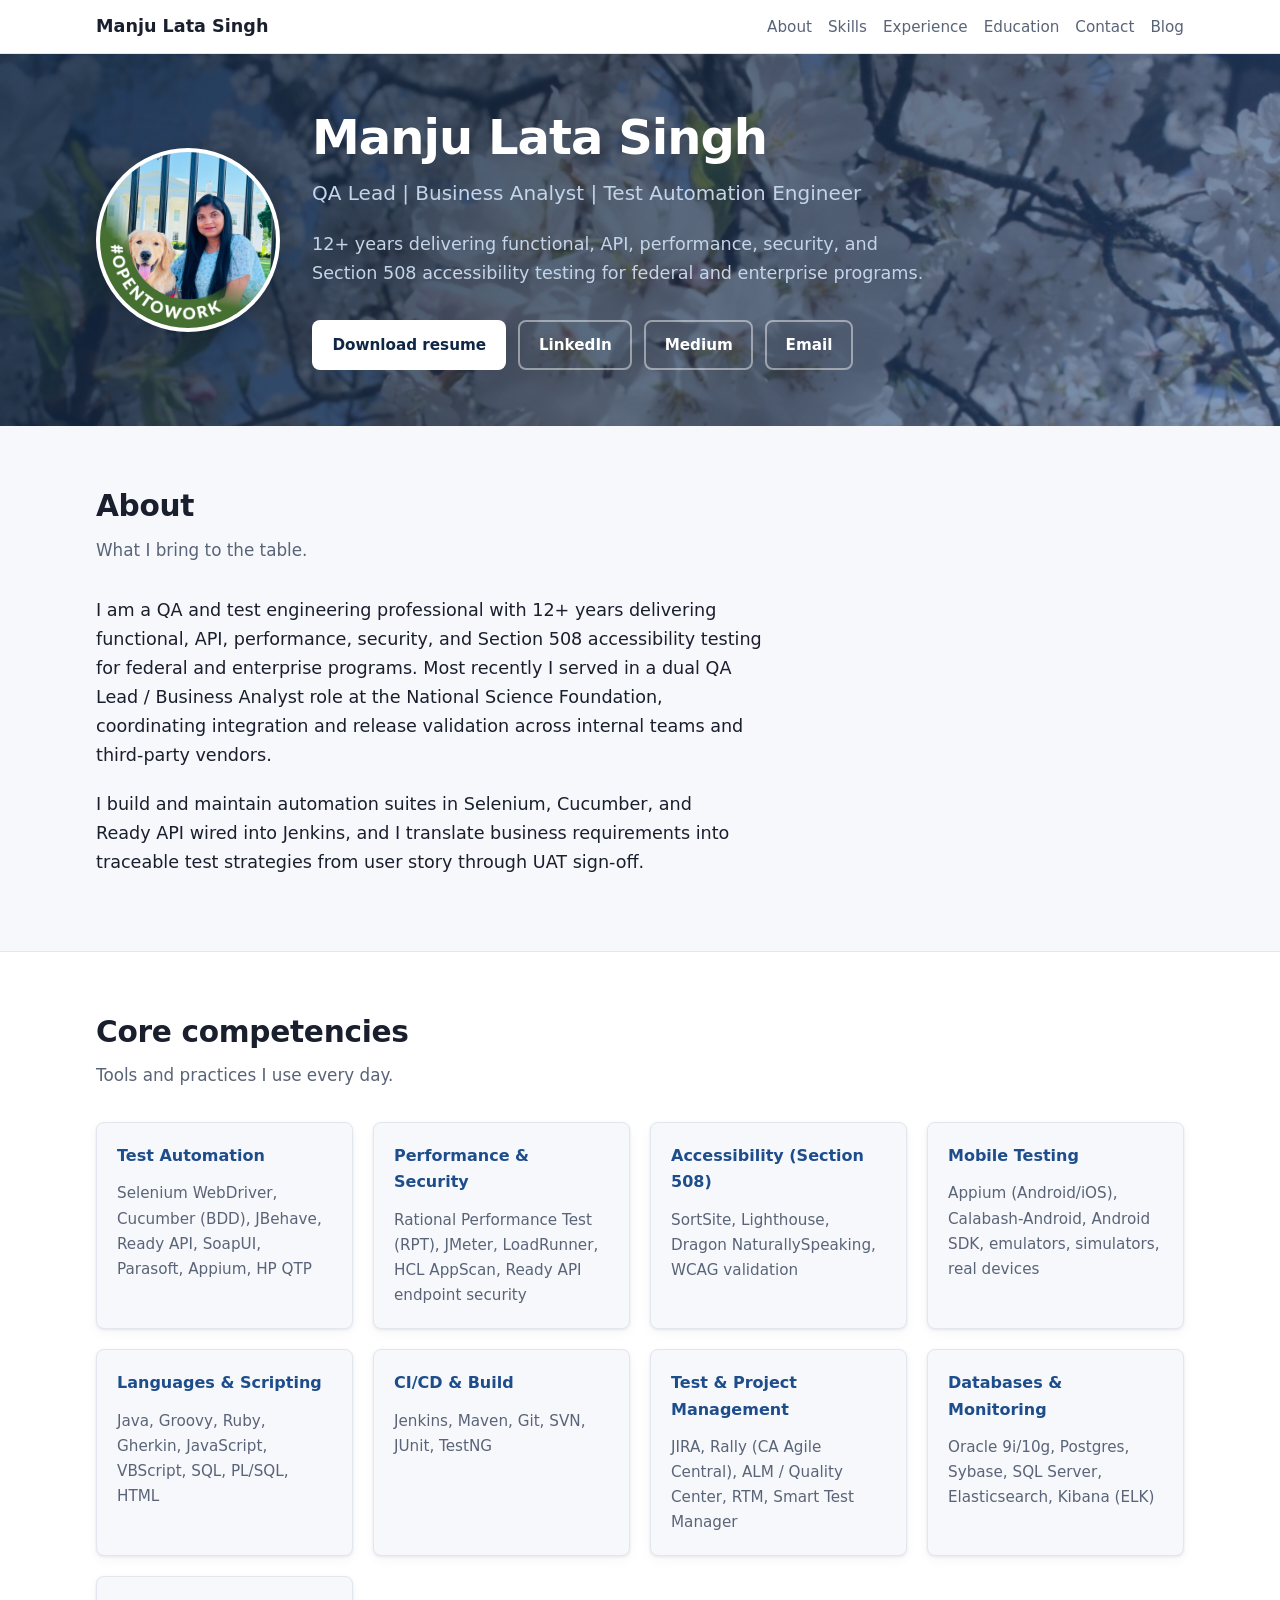
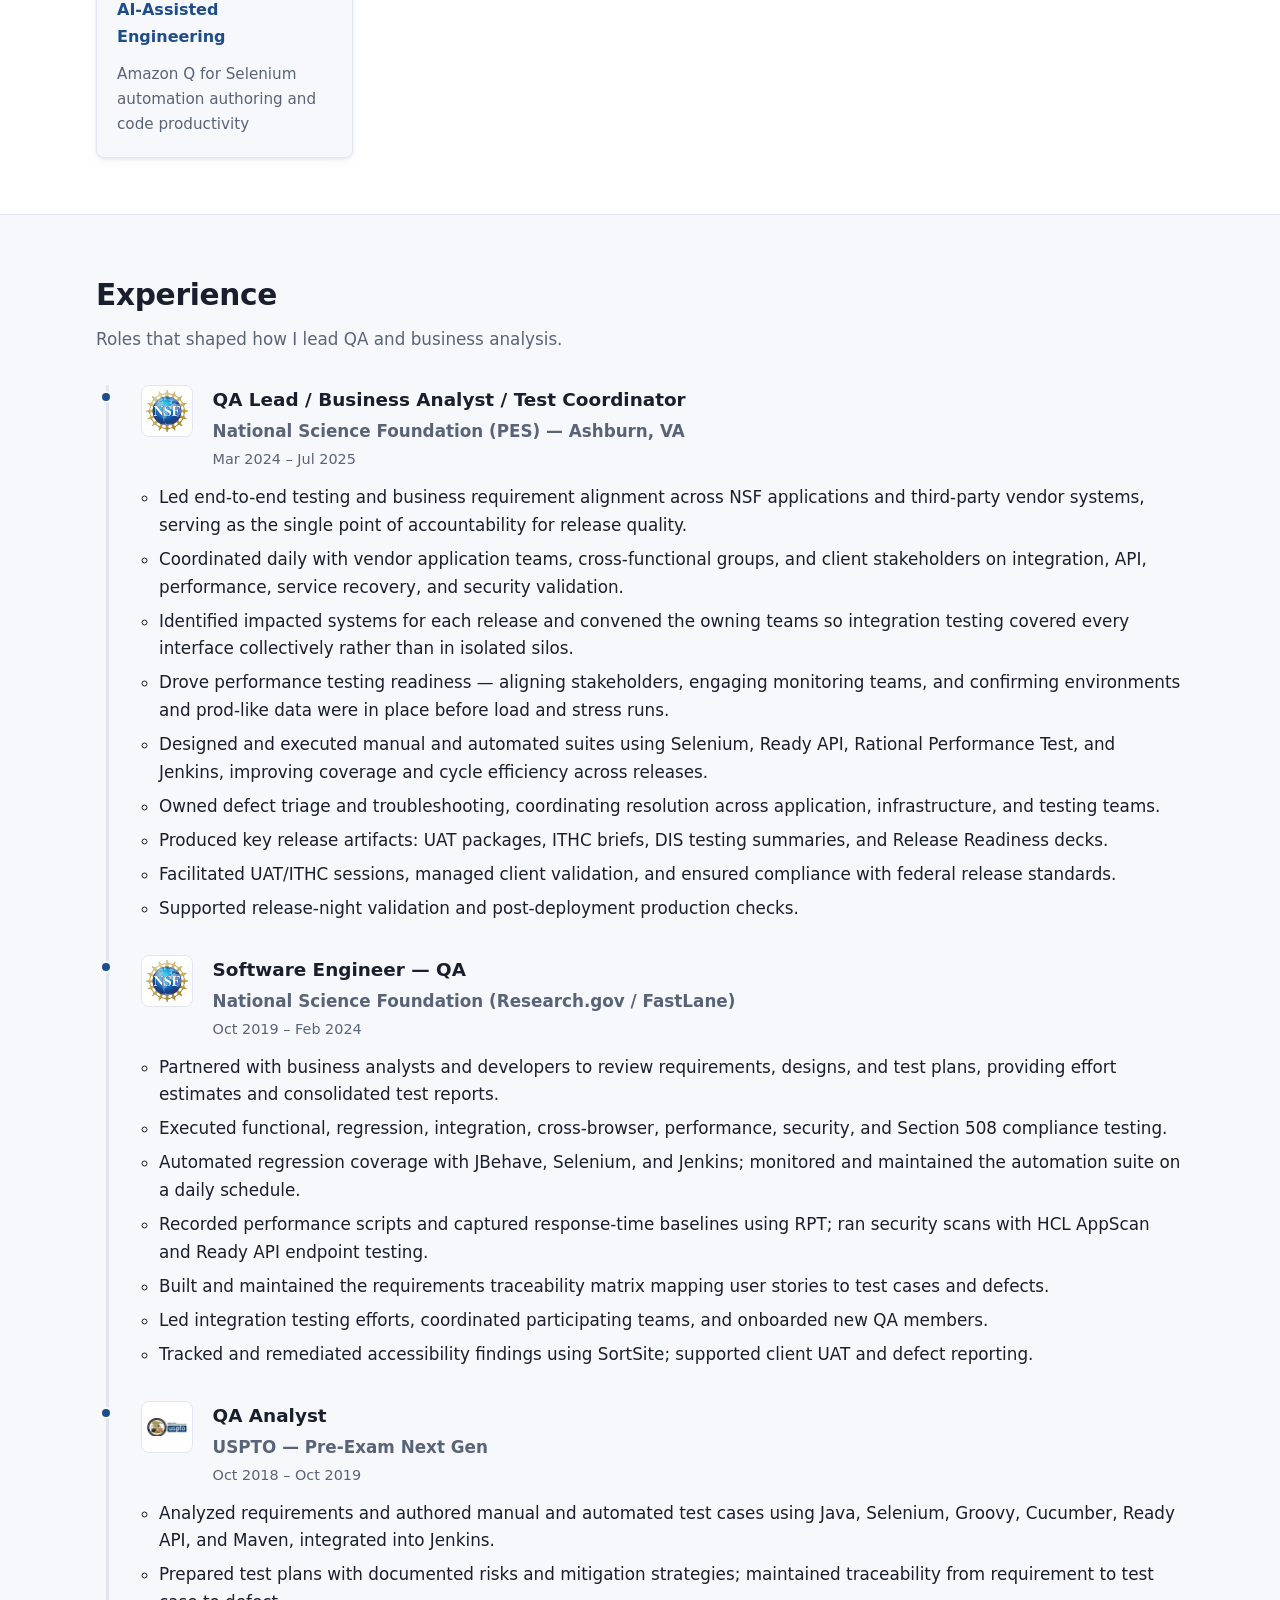
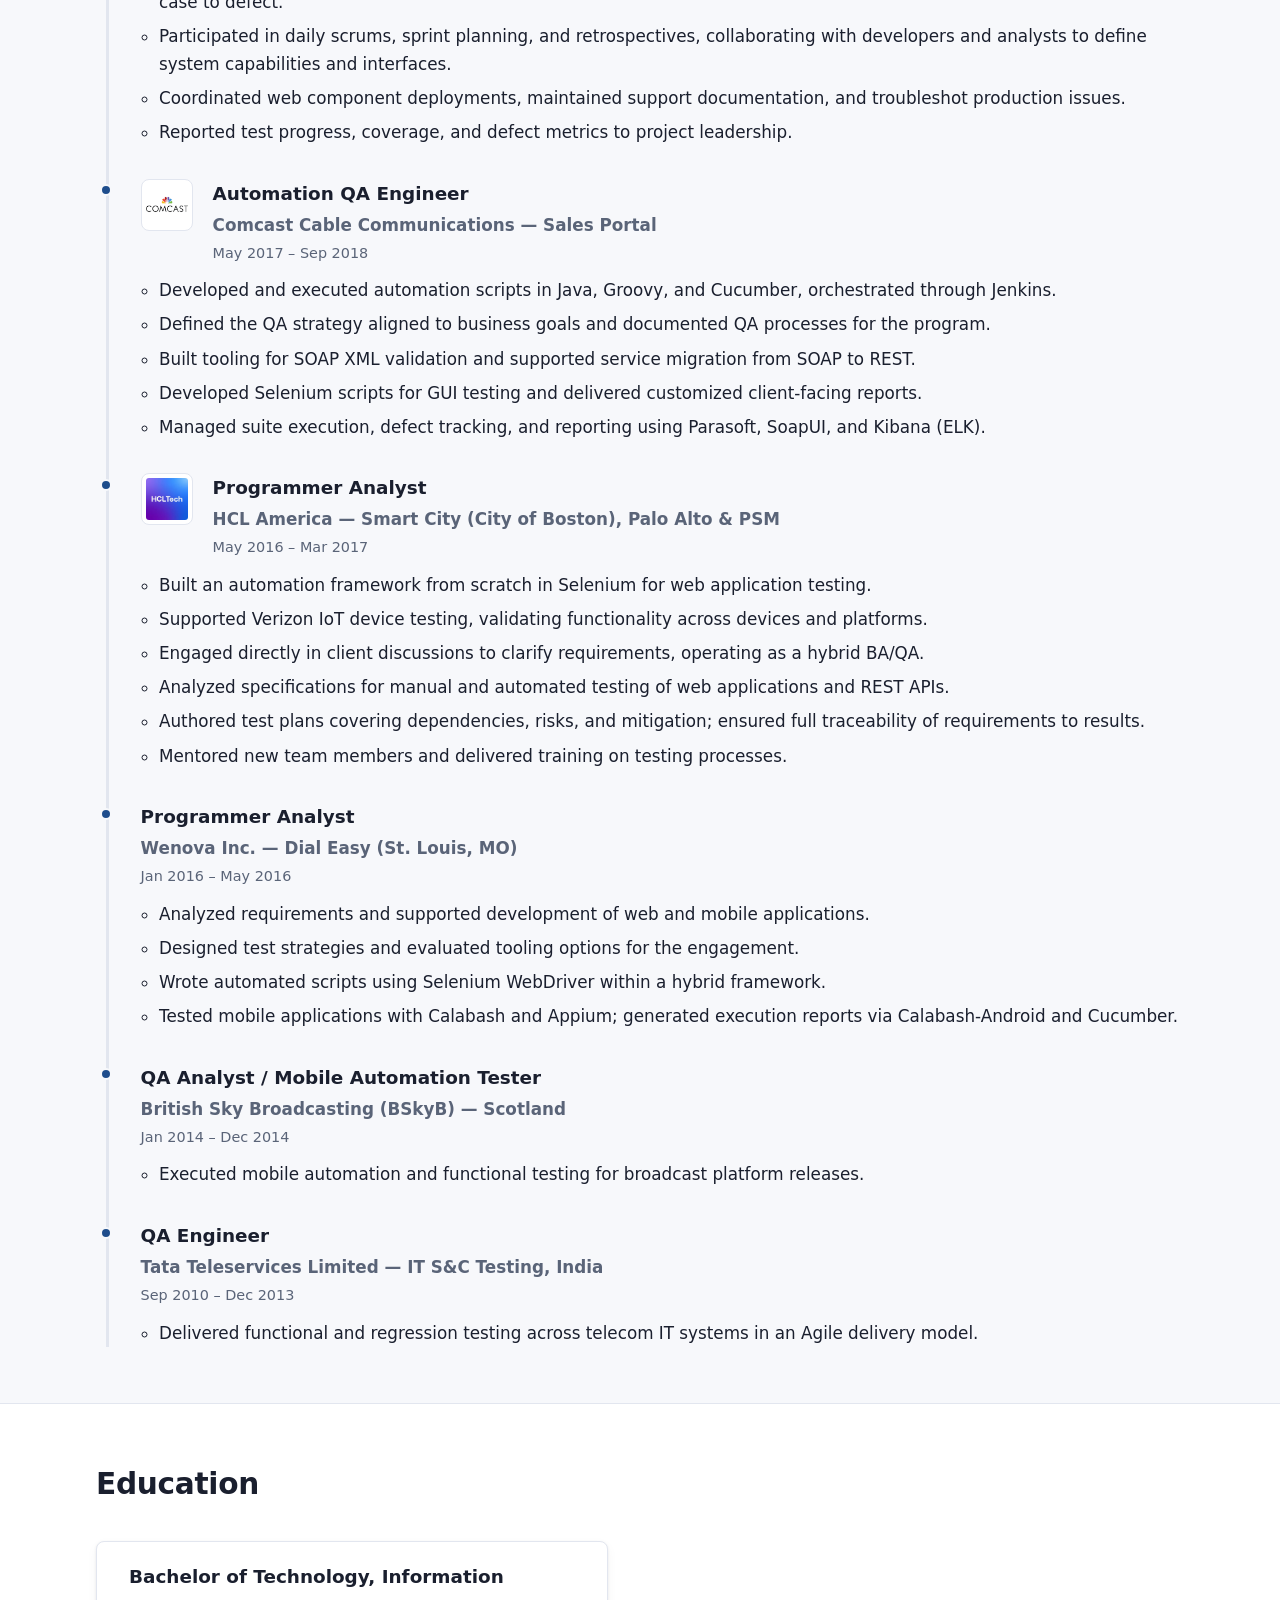
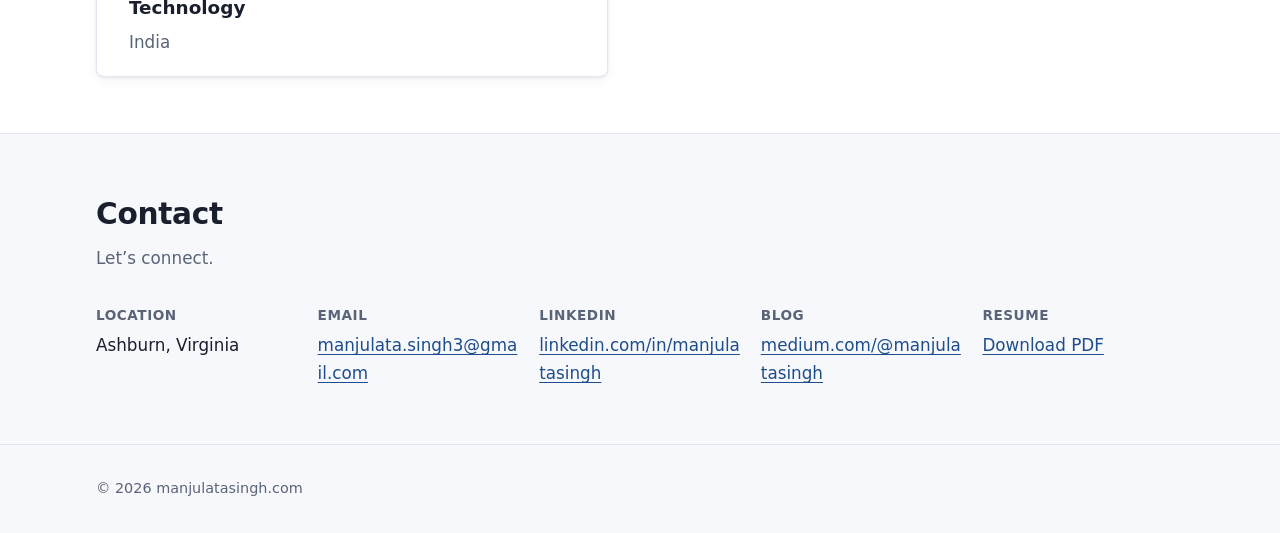
<file: index.html>
<!DOCTYPE html>
<html lang="en">
<head>
  <meta charset="utf-8">
  <meta name="viewport" content="width=device-width, initial-scale=1">
  <title>Manju Lata Singh | QA Lead | Business Analyst | Test Automation Engineer</title>
  <meta name="description" content="QA Lead and Business Analyst with 12+ years delivering functional, API, performance, security, and Section 508 accessibility testing for federal and enterprise programs.">
  <meta name="author" content="Manju Lata Singh">
  <link rel="canonical" href="https://manjulatasingh.com/">

  <meta property="og:type" content="website">
  <meta property="og:url" content="https://manjulatasingh.com/">
  <meta property="og:title" content="Manju Lata Singh | QA Lead | Business Analyst | Test Automation Engineer">
  <meta property="og:description" content="QA Lead and Business Analyst with 12+ years delivering functional, API, performance, security, and Section 508 accessibility testing for federal and enterprise programs.">
  <meta property="og:site_name" content="Manju Lata Singh">
  <meta property="og:image" content="https://manjulatasingh.com/img/photos/profile.jpeg">

  <meta name="twitter:card" content="summary">
  <meta name="twitter:title" content="Manju Lata Singh | QA Lead | Business Analyst | Test Automation Engineer">
  <meta name="twitter:description" content="QA Lead and Business Analyst with 12+ years delivering functional, API, performance, security, and Section 508 accessibility testing for federal and enterprise programs.">
  <meta name="twitter:image" content="https://manjulatasingh.com/img/photos/profile.jpeg">

  <meta name="theme-color" content="#1e4d8c">

  <link rel="icon" href="data:image/svg+xml,%3Csvg xmlns='http://www.w3.org/2000/svg' viewBox='0 0 64 64'%3E%3Crect width='64' height='64' rx='12' fill='%231e4d8c'/%3E%3Ctext x='32' y='42' text-anchor='middle' font-family='system-ui,sans-serif' font-size='28' font-weight='700' fill='%23ffffff'%3EML%3C/text%3E%3C/svg%3E">

  <link rel="stylesheet" href="css/site.css">

  <script type="application/ld+json">
  {
    "@context": "https://schema.org",
    "@type": "Person",
    "name": "Manju Lata Singh",
    "url": "https://manjulatasingh.com/",
    "image": "https://manjulatasingh.com/img/photos/profile.jpeg",
    "email": "mailto:manjulata.singh3@gmail.com",
    "jobTitle": "QA Lead / Business Analyst / Test Automation Engineer",
    "address": {
      "@type": "PostalAddress",
      "addressLocality": "Ashburn",
      "addressRegion": "VA",
      "addressCountry": "US"
    },
    "sameAs": [
      "https://www.linkedin.com/in/manjulatasingh",
      "https://medium.com/@manjulatasingh"
    ],
    "knowsAbout": [
      "Test Automation",
      "Selenium WebDriver",
      "Cucumber BDD",
      "API Testing",
      "Performance Testing",
      "Section 508 Accessibility",
      "Business Analysis",
      "Jenkins CI/CD",
      "Ready API",
      "JMeter"
    ]
  }
  </script>
</head>
<body>
  <a class="skip-link" href="#main">Skip to main content</a>

  <header class="site-header">
    <nav class="nav container" aria-label="Primary">
      <a class="nav-brand" href="#top">Manju Lata Singh</a>
      <ul class="nav-list">
        <li><a href="#about">About</a></li>
        <li><a href="#skills">Skills</a></li>
        <li><a href="#experience">Experience</a></li>
        <li><a href="#education">Education</a></li>
        <li><a href="#contact">Contact</a></li>
        <li><a href="https://medium.com/@manjulatasingh" target="_blank" rel="noopener noreferrer">Blog</a></li>
      </ul>
    </nav>
  </header>

  <main id="main">
    <section id="top" class="hero" aria-labelledby="hero-heading">
      <div class="hero-media" aria-hidden="true"></div>
      <div class="container hero-inner">
        <img
          class="hero-photo"
          src="img/photos/profile.jpeg"
          width="800"
          height="800"
          alt="Portrait of Manju Lata Singh"
        >
        <div class="hero-copy">
          <h1 id="hero-heading">Manju Lata Singh</h1>
          <p class="hero-role">QA Lead | Business Analyst | Test Automation Engineer</p>
          <p class="hero-hook">12+ years delivering functional, API, performance, security, and Section&nbsp;508 accessibility testing for federal and enterprise programs.</p>
          <div class="hero-actions">
            <a class="btn btn-primary" href="resume.pdf" target="_blank" rel="noopener noreferrer">Download resume</a>
            <a class="btn btn-ghost" href="https://www.linkedin.com/in/manjulatasingh" target="_blank" rel="noopener noreferrer">LinkedIn</a>
            <a class="btn btn-ghost" href="https://medium.com/@manjulatasingh" target="_blank" rel="noopener noreferrer">Medium</a>
            <a class="btn btn-ghost" href="mailto:manjulata.singh3@gmail.com">Email</a>
          </div>
        </div>
      </div>
    </section>

    <section id="about" class="section" aria-labelledby="about-heading">
      <div class="container">
        <header class="section-header">
          <h2 id="about-heading">About</h2>
          <p>What I bring to the table.</p>
        </header>
        <div class="about-text">
          <p>I am a QA and test engineering professional with 12+ years delivering functional, API, performance, security, and Section&nbsp;508 accessibility testing for federal and enterprise programs. Most recently I served in a dual QA Lead / Business Analyst role at the National Science Foundation, coordinating integration and release validation across internal teams and third-party vendors.</p>
          <p>I build and maintain automation suites in Selenium, Cucumber, and Ready&nbsp;API wired into Jenkins, and I translate business requirements into traceable test strategies from user story through UAT sign-off.</p>
        </div>
      </div>
    </section>

    <section id="skills" class="section section-alt" aria-labelledby="skills-heading">
      <div class="container">
        <header class="section-header">
          <h2 id="skills-heading">Core competencies</h2>
          <p>Tools and practices I use every day.</p>
        </header>
        <ul class="skills-grid">
          <li class="skill-card">
            <h3>Test Automation</h3>
            <p>Selenium WebDriver, Cucumber (BDD), JBehave, Ready API, SoapUI, Parasoft, Appium, HP QTP</p>
          </li>
          <li class="skill-card">
            <h3>Performance &amp; Security</h3>
            <p>Rational Performance Test (RPT), JMeter, LoadRunner, HCL AppScan, Ready API endpoint security</p>
          </li>
          <li class="skill-card">
            <h3>Accessibility (Section 508)</h3>
            <p>SortSite, Lighthouse, Dragon NaturallySpeaking, WCAG validation</p>
          </li>
          <li class="skill-card">
            <h3>Mobile Testing</h3>
            <p>Appium (Android/iOS), Calabash-Android, Android SDK, emulators, simulators, real devices</p>
          </li>
          <li class="skill-card">
            <h3>Languages &amp; Scripting</h3>
            <p>Java, Groovy, Ruby, Gherkin, JavaScript, VBScript, SQL, PL/SQL, HTML</p>
          </li>
          <li class="skill-card">
            <h3>CI/CD &amp; Build</h3>
            <p>Jenkins, Maven, Git, SVN, JUnit, TestNG</p>
          </li>
          <li class="skill-card">
            <h3>Test &amp; Project Management</h3>
            <p>JIRA, Rally (CA Agile Central), ALM / Quality Center, RTM, Smart Test Manager</p>
          </li>
          <li class="skill-card">
            <h3>Databases &amp; Monitoring</h3>
            <p>Oracle 9i/10g, Postgres, Sybase, SQL Server, Elasticsearch, Kibana (ELK)</p>
          </li>
          <li class="skill-card">
            <h3>AI-Assisted Engineering</h3>
            <p>Amazon Q for Selenium automation authoring and code productivity</p>
          </li>
        </ul>
      </div>
    </section>

    <section id="experience" class="section" aria-labelledby="experience-heading">
      <div class="container">
        <header class="section-header">
          <h2 id="experience-heading">Experience</h2>
          <p>Roles that shaped how I lead QA and business analysis.</p>
        </header>
        <ol class="timeline">
          <li class="timeline-item">
            <div class="role-header">
              <img class="role-logo" src="img/logos/nsf.png" width="52" height="52" alt="National Science Foundation logo">
              <div class="role-meta">
                <h3>QA Lead / Business Analyst / Test Coordinator</h3>
                <p class="role-org">National Science Foundation (PES) — Ashburn, VA</p>
                <p class="role-dates"><time datetime="2024-03">Mar 2024</time> – <time datetime="2025-07">Jul 2025</time></p>
              </div>
            </div>
            <ul class="role-bullets">
              <li>Led end-to-end testing and business requirement alignment across NSF applications and third-party vendor systems, serving as the single point of accountability for release quality.</li>
              <li>Coordinated daily with vendor application teams, cross-functional groups, and client stakeholders on integration, API, performance, service recovery, and security validation.</li>
              <li>Identified impacted systems for each release and convened the owning teams so integration testing covered every interface collectively rather than in isolated silos.</li>
              <li>Drove performance testing readiness — aligning stakeholders, engaging monitoring teams, and confirming environments and prod-like data were in place before load and stress runs.</li>
              <li>Designed and executed manual and automated suites using Selenium, Ready API, Rational Performance Test, and Jenkins, improving coverage and cycle efficiency across releases.</li>
              <li>Owned defect triage and troubleshooting, coordinating resolution across application, infrastructure, and testing teams.</li>
              <li>Produced key release artifacts: UAT packages, ITHC briefs, DIS testing summaries, and Release Readiness decks.</li>
              <li>Facilitated UAT/ITHC sessions, managed client validation, and ensured compliance with federal release standards.</li>
              <li>Supported release-night validation and post-deployment production checks.</li>
            </ul>
          </li>

          <li class="timeline-item">
            <div class="role-header">
              <img class="role-logo" src="img/logos/nsf.png" width="52" height="52" alt="National Science Foundation logo">
              <div class="role-meta">
                <h3>Software Engineer — QA</h3>
                <p class="role-org">National Science Foundation (Research.gov / FastLane)</p>
                <p class="role-dates"><time datetime="2019-10">Oct 2019</time> – <time datetime="2024-02">Feb 2024</time></p>
              </div>
            </div>
            <ul class="role-bullets">
              <li>Partnered with business analysts and developers to review requirements, designs, and test plans, providing effort estimates and consolidated test reports.</li>
              <li>Executed functional, regression, integration, cross-browser, performance, security, and Section 508 compliance testing.</li>
              <li>Automated regression coverage with JBehave, Selenium, and Jenkins; monitored and maintained the automation suite on a daily schedule.</li>
              <li>Recorded performance scripts and captured response-time baselines using RPT; ran security scans with HCL AppScan and Ready API endpoint testing.</li>
              <li>Built and maintained the requirements traceability matrix mapping user stories to test cases and defects.</li>
              <li>Led integration testing efforts, coordinated participating teams, and onboarded new QA members.</li>
              <li>Tracked and remediated accessibility findings using SortSite; supported client UAT and defect reporting.</li>
            </ul>
          </li>

          <li class="timeline-item">
            <div class="role-header">
              <img class="role-logo" src="img/logos/uspto.jpeg" width="52" height="52" alt="United States Patent and Trademark Office logo">
              <div class="role-meta">
                <h3>QA Analyst</h3>
                <p class="role-org">USPTO — Pre-Exam Next Gen</p>
                <p class="role-dates"><time datetime="2018-10">Oct 2018</time> – <time datetime="2019-10">Oct 2019</time></p>
              </div>
            </div>
            <ul class="role-bullets">
              <li>Analyzed requirements and authored manual and automated test cases using Java, Selenium, Groovy, Cucumber, Ready API, and Maven, integrated into Jenkins.</li>
              <li>Prepared test plans with documented risks and mitigation strategies; maintained traceability from requirement to test case to defect.</li>
              <li>Participated in daily scrums, sprint planning, and retrospectives, collaborating with developers and analysts to define system capabilities and interfaces.</li>
              <li>Coordinated web component deployments, maintained support documentation, and troubleshot production issues.</li>
              <li>Reported test progress, coverage, and defect metrics to project leadership.</li>
            </ul>
          </li>

          <li class="timeline-item">
            <div class="role-header">
              <img class="role-logo" src="img/logos/comcast.png" width="52" height="52" alt="Comcast logo">
              <div class="role-meta">
                <h3>Automation QA Engineer</h3>
                <p class="role-org">Comcast Cable Communications — Sales Portal</p>
                <p class="role-dates"><time datetime="2017-05">May 2017</time> – <time datetime="2018-09">Sep 2018</time></p>
              </div>
            </div>
            <ul class="role-bullets">
              <li>Developed and executed automation scripts in Java, Groovy, and Cucumber, orchestrated through Jenkins.</li>
              <li>Defined the QA strategy aligned to business goals and documented QA processes for the program.</li>
              <li>Built tooling for SOAP XML validation and supported service migration from SOAP to REST.</li>
              <li>Developed Selenium scripts for GUI testing and delivered customized client-facing reports.</li>
              <li>Managed suite execution, defect tracking, and reporting using Parasoft, SoapUI, and Kibana (ELK).</li>
            </ul>
          </li>

          <li class="timeline-item">
            <div class="role-header">
              <img class="role-logo" src="img/logos/hcl.png" width="52" height="52" alt="HCL logo">
              <div class="role-meta">
                <h3>Programmer Analyst</h3>
                <p class="role-org">HCL America — Smart City (City of Boston), Palo Alto &amp; PSM</p>
                <p class="role-dates"><time datetime="2016-05">May 2016</time> – <time datetime="2017-03">Mar 2017</time></p>
              </div>
            </div>
            <ul class="role-bullets">
              <li>Built an automation framework from scratch in Selenium for web application testing.</li>
              <li>Supported Verizon IoT device testing, validating functionality across devices and platforms.</li>
              <li>Engaged directly in client discussions to clarify requirements, operating as a hybrid BA/QA.</li>
              <li>Analyzed specifications for manual and automated testing of web applications and REST APIs.</li>
              <li>Authored test plans covering dependencies, risks, and mitigation; ensured full traceability of requirements to results.</li>
              <li>Mentored new team members and delivered training on testing processes.</li>
            </ul>
          </li>

          <li class="timeline-item">
            <div class="role-header">
              <div class="role-meta">
                <h3>Programmer Analyst</h3>
                <p class="role-org">Wenova Inc. — Dial Easy (St. Louis, MO)</p>
                <p class="role-dates"><time datetime="2016-01">Jan 2016</time> – <time datetime="2016-05">May 2016</time></p>
              </div>
            </div>
            <ul class="role-bullets">
              <li>Analyzed requirements and supported development of web and mobile applications.</li>
              <li>Designed test strategies and evaluated tooling options for the engagement.</li>
              <li>Wrote automated scripts using Selenium WebDriver within a hybrid framework.</li>
              <li>Tested mobile applications with Calabash and Appium; generated execution reports via Calabash-Android and Cucumber.</li>
            </ul>
          </li>

          <li class="timeline-item">
            <div class="role-header">
              <div class="role-meta">
                <h3>QA Analyst / Mobile Automation Tester</h3>
                <p class="role-org">British Sky Broadcasting (BSkyB) — Scotland</p>
                <p class="role-dates"><time datetime="2014-01">Jan 2014</time> – <time datetime="2014-12">Dec 2014</time></p>
              </div>
            </div>
            <ul class="role-bullets">
              <li>Executed mobile automation and functional testing for broadcast platform releases.</li>
            </ul>
          </li>

          <li class="timeline-item">
            <div class="role-header">
              <div class="role-meta">
                <h3>QA Engineer</h3>
                <p class="role-org">Tata Teleservices Limited — IT S&amp;C Testing, India</p>
                <p class="role-dates"><time datetime="2010-09">Sep 2010</time> – <time datetime="2013-12">Dec 2013</time></p>
              </div>
            </div>
            <ul class="role-bullets">
              <li>Delivered functional and regression testing across telecom IT systems in an Agile delivery model.</li>
            </ul>
          </li>
        </ol>
      </div>
    </section>

    <section id="education" class="section section-alt" aria-labelledby="education-heading">
      <div class="container">
        <header class="section-header">
          <h2 id="education-heading">Education</h2>
        </header>
        <div class="edu-card">
          <h3>Bachelor of Technology, Information Technology</h3>
          <p>India</p>
        </div>
      </div>
    </section>

    <section id="contact" class="section" aria-labelledby="contact-heading">
      <div class="container">
        <header class="section-header">
          <h2 id="contact-heading">Contact</h2>
          <p>Let’s connect.</p>
        </header>
        <ul class="contact-grid">
          <li class="contact-item">
            <h3>Location</h3>
            <span>Ashburn, Virginia</span>
          </li>
          <li class="contact-item">
            <h3>Email</h3>
            <a href="mailto:manjulata.singh3@gmail.com">manjulata.singh3@gmail.com</a>
          </li>
          <li class="contact-item">
            <h3>LinkedIn</h3>
            <a href="https://www.linkedin.com/in/manjulatasingh" target="_blank" rel="noopener noreferrer">linkedin.com/in/manjulatasingh</a>
          </li>
          <li class="contact-item">
            <h3>Blog</h3>
            <a href="https://medium.com/@manjulatasingh" target="_blank" rel="noopener noreferrer">medium.com/@manjulatasingh</a>
          </li>
          <li class="contact-item">
            <h3>Resume</h3>
            <a href="resume.pdf" target="_blank" rel="noopener noreferrer">Download PDF</a>
          </li>
        </ul>
      </div>
    </section>
  </main>

  <footer class="site-footer">
    <div class="container">
      <p>&copy; <span id="year"></span> manjulatasingh.com</p>
    </div>
  </footer>

  <script>
    document.getElementById("year").textContent = new Date().getFullYear();
  </script>
</body>
</html>
</file>
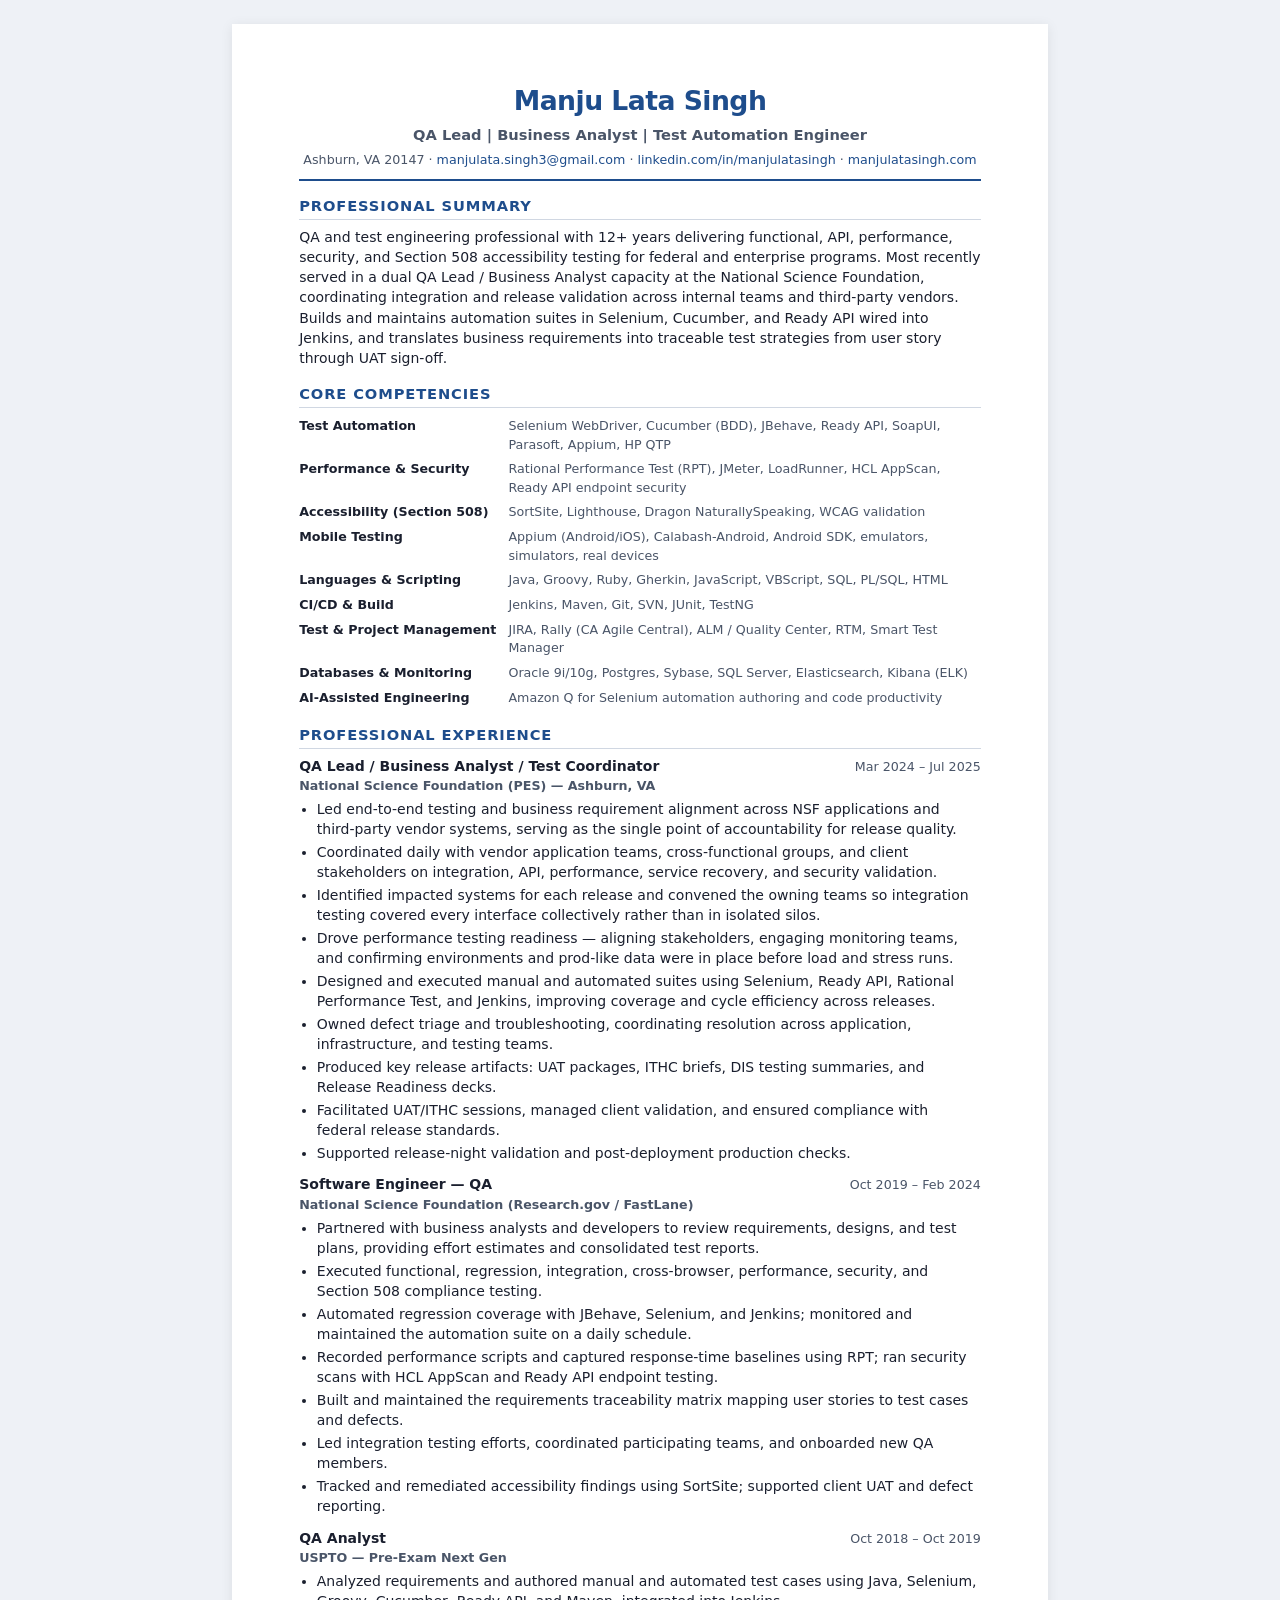
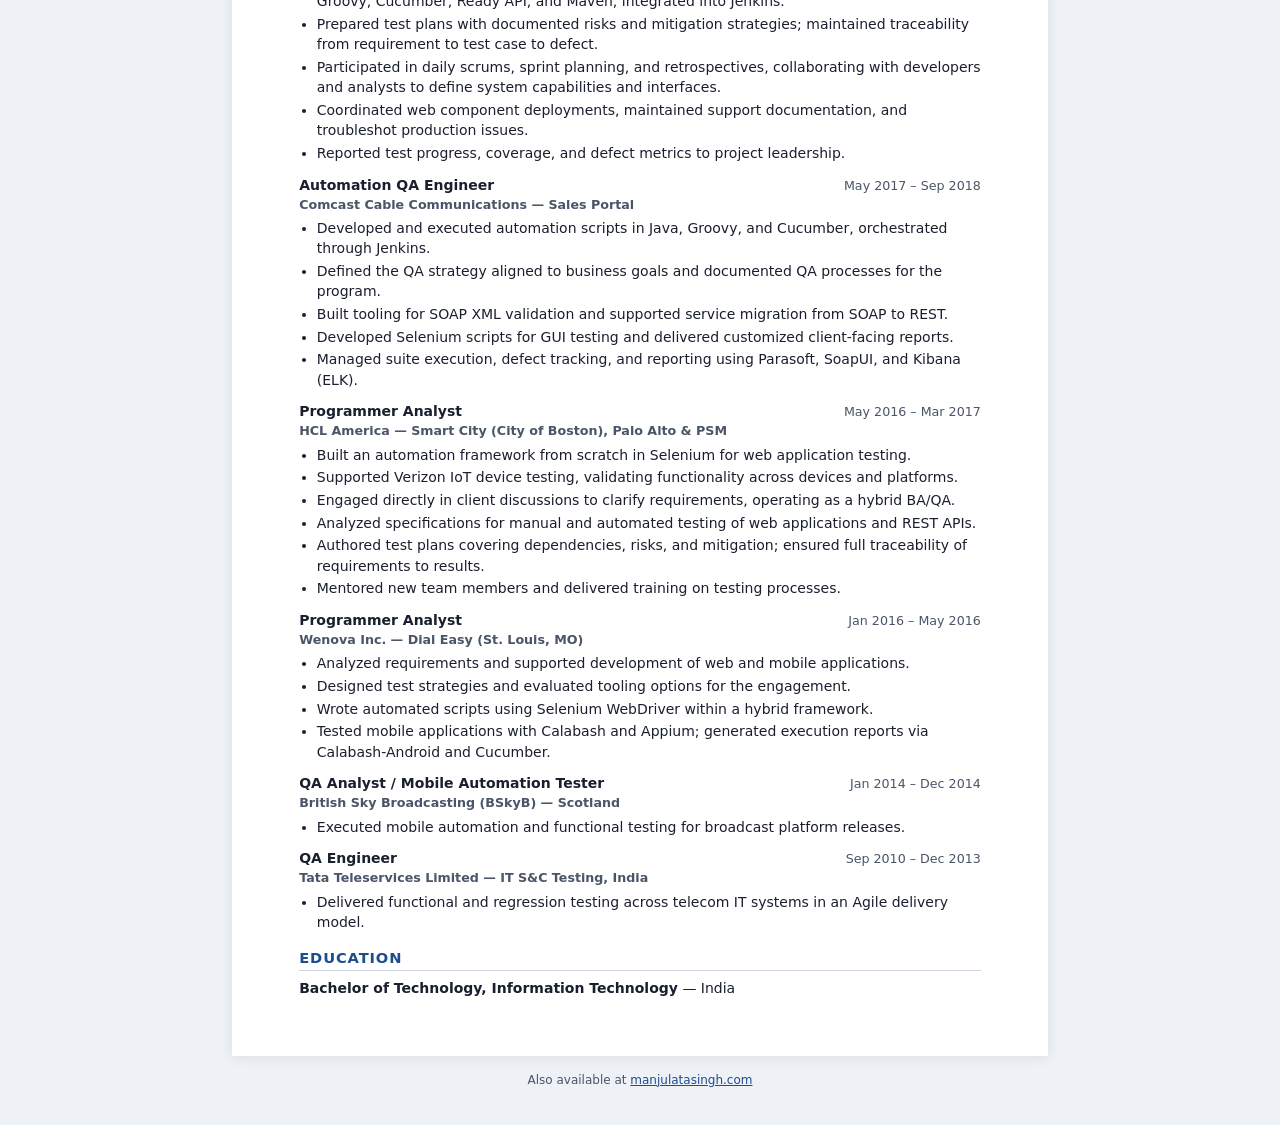
<file: resume.html>
<!DOCTYPE html>
<html lang="en">
<head>
  <meta charset="utf-8">
  <meta name="viewport" content="width=device-width, initial-scale=1">
  <title>Manju Lata Singh — Resume</title>
  <meta name="description" content="Resume for Manju Lata Singh — QA Lead, Business Analyst, and Test Automation Engineer.">
  <link rel="canonical" href="https://manjulatasingh.com/resume.html">
  <style>
    :root {
      --text: #1a1f2e;
      --muted: #4a5568;
      --accent: #1e4d8c;
      --border: #d0d7e2;
      --bg: #ffffff;
    }

    * { box-sizing: border-box; }

    body {
      margin: 0;
      padding: 1.5rem;
      font-family: "Segoe UI", system-ui, -apple-system, BlinkMacSystemFont, "Helvetica Neue", Arial, sans-serif;
      font-size: 10.5pt;
      line-height: 1.45;
      color: var(--text);
      background: #eef1f6;
    }

    .page {
      max-width: 8.5in;
      margin: 0 auto;
      background: var(--bg);
      padding: 0.6in 0.7in;
      box-shadow: 0 2px 12px rgba(0, 0, 0, 0.08);
    }

    header {
      text-align: center;
      border-bottom: 2px solid var(--accent);
      padding-bottom: 0.6rem;
      margin-bottom: 0.85rem;
    }

    h1 {
      margin: 0 0 0.25rem;
      font-size: 20pt;
      letter-spacing: -0.02em;
      color: var(--accent);
    }

    .title-line {
      margin: 0 0 0.35rem;
      font-size: 11pt;
      font-weight: 600;
      color: var(--muted);
    }

    .contact-line {
      margin: 0;
      font-size: 9.5pt;
      color: var(--muted);
    }

    .contact-line a {
      color: var(--accent);
      text-decoration: none;
    }

    h2 {
      margin: 0.9rem 0 0.4rem;
      font-size: 11pt;
      text-transform: uppercase;
      letter-spacing: 0.06em;
      color: var(--accent);
      border-bottom: 1px solid var(--border);
      padding-bottom: 0.15rem;
    }

    .summary {
      margin: 0;
    }

    .skills {
      width: 100%;
      border-collapse: collapse;
      margin: 0;
    }

    .skills th,
    .skills td {
      vertical-align: top;
      padding: 0.2rem 0.4rem 0.2rem 0;
      text-align: left;
      font-size: 9.5pt;
    }

    .skills th {
      width: 28%;
      font-weight: 600;
      color: var(--text);
      white-space: nowrap;
      padding-right: 0.75rem;
    }

    .skills td {
      color: var(--muted);
    }

    .job {
      margin-bottom: 0.7rem;
      page-break-inside: avoid;
    }

    .job-header {
      display: flex;
      flex-wrap: wrap;
      justify-content: space-between;
      gap: 0.15rem 1rem;
      align-items: baseline;
    }

    .job-title {
      margin: 0;
      font-size: 10.5pt;
      font-weight: 700;
    }

    .job-dates {
      margin: 0;
      font-size: 9.5pt;
      color: var(--muted);
      white-space: nowrap;
    }

    .job-org {
      margin: 0.05rem 0 0.25rem;
      font-size: 9.5pt;
      font-weight: 600;
      color: var(--muted);
    }

    ul {
      margin: 0;
      padding-left: 1.1rem;
    }

    li {
      margin-bottom: 0.15rem;
    }

    .edu {
      margin: 0;
    }

    .site-note {
      text-align: center;
      margin-top: 1rem;
      font-size: 9pt;
      color: var(--muted);
    }

    .site-note a { color: var(--accent); }

    @media print {
      body {
        background: white;
        padding: 0;
      }

      .page {
        box-shadow: none;
        max-width: none;
        padding: 0.45in 0.55in;
      }

      .site-note {
        display: none;
      }

      a {
        color: inherit;
        text-decoration: none;
      }
    }

    @page {
      size: letter;
      margin: 0.4in;
    }
  </style>
</head>
<body>
  <article class="page">
    <header>
      <h1>Manju Lata Singh</h1>
      <p class="title-line">QA Lead | Business Analyst | Test Automation Engineer</p>
      <p class="contact-line">
        Ashburn, VA 20147
        ·
        <a href="mailto:manjulata.singh3@gmail.com">manjulata.singh3@gmail.com</a>
        ·
        <a href="https://www.linkedin.com/in/manjulatasingh">linkedin.com/in/manjulatasingh</a>
        ·
        <a href="https://manjulatasingh.com/">manjulatasingh.com</a>
      </p>
    </header>

    <section aria-labelledby="summary-h">
      <h2 id="summary-h">Professional Summary</h2>
      <p class="summary">QA and test engineering professional with 12+ years delivering functional, API, performance, security, and Section 508 accessibility testing for federal and enterprise programs. Most recently served in a dual QA Lead / Business Analyst capacity at the National Science Foundation, coordinating integration and release validation across internal teams and third-party vendors. Builds and maintains automation suites in Selenium, Cucumber, and Ready API wired into Jenkins, and translates business requirements into traceable test strategies from user story through UAT sign-off.</p>
    </section>

    <section aria-labelledby="skills-h">
      <h2 id="skills-h">Core Competencies</h2>
      <table class="skills">
        <tbody>
          <tr><th scope="row">Test Automation</th><td>Selenium WebDriver, Cucumber (BDD), JBehave, Ready API, SoapUI, Parasoft, Appium, HP QTP</td></tr>
          <tr><th scope="row">Performance &amp; Security</th><td>Rational Performance Test (RPT), JMeter, LoadRunner, HCL AppScan, Ready API endpoint security</td></tr>
          <tr><th scope="row">Accessibility (Section 508)</th><td>SortSite, Lighthouse, Dragon NaturallySpeaking, WCAG validation</td></tr>
          <tr><th scope="row">Mobile Testing</th><td>Appium (Android/iOS), Calabash-Android, Android SDK, emulators, simulators, real devices</td></tr>
          <tr><th scope="row">Languages &amp; Scripting</th><td>Java, Groovy, Ruby, Gherkin, JavaScript, VBScript, SQL, PL/SQL, HTML</td></tr>
          <tr><th scope="row">CI/CD &amp; Build</th><td>Jenkins, Maven, Git, SVN, JUnit, TestNG</td></tr>
          <tr><th scope="row">Test &amp; Project Management</th><td>JIRA, Rally (CA Agile Central), ALM / Quality Center, RTM, Smart Test Manager</td></tr>
          <tr><th scope="row">Databases &amp; Monitoring</th><td>Oracle 9i/10g, Postgres, Sybase, SQL Server, Elasticsearch, Kibana (ELK)</td></tr>
          <tr><th scope="row">AI-Assisted Engineering</th><td>Amazon Q for Selenium automation authoring and code productivity</td></tr>
        </tbody>
      </table>
    </section>

    <section aria-labelledby="exp-h">
      <h2 id="exp-h">Professional Experience</h2>

      <div class="job">
        <div class="job-header">
          <p class="job-title">QA Lead / Business Analyst / Test Coordinator</p>
          <p class="job-dates">Mar 2024 – Jul 2025</p>
        </div>
        <p class="job-org">National Science Foundation (PES) — Ashburn, VA</p>
        <ul>
          <li>Led end-to-end testing and business requirement alignment across NSF applications and third-party vendor systems, serving as the single point of accountability for release quality.</li>
          <li>Coordinated daily with vendor application teams, cross-functional groups, and client stakeholders on integration, API, performance, service recovery, and security validation.</li>
          <li>Identified impacted systems for each release and convened the owning teams so integration testing covered every interface collectively rather than in isolated silos.</li>
          <li>Drove performance testing readiness — aligning stakeholders, engaging monitoring teams, and confirming environments and prod-like data were in place before load and stress runs.</li>
          <li>Designed and executed manual and automated suites using Selenium, Ready API, Rational Performance Test, and Jenkins, improving coverage and cycle efficiency across releases.</li>
          <li>Owned defect triage and troubleshooting, coordinating resolution across application, infrastructure, and testing teams.</li>
          <li>Produced key release artifacts: UAT packages, ITHC briefs, DIS testing summaries, and Release Readiness decks.</li>
          <li>Facilitated UAT/ITHC sessions, managed client validation, and ensured compliance with federal release standards.</li>
          <li>Supported release-night validation and post-deployment production checks.</li>
        </ul>
      </div>

      <div class="job">
        <div class="job-header">
          <p class="job-title">Software Engineer — QA</p>
          <p class="job-dates">Oct 2019 – Feb 2024</p>
        </div>
        <p class="job-org">National Science Foundation (Research.gov / FastLane)</p>
        <ul>
          <li>Partnered with business analysts and developers to review requirements, designs, and test plans, providing effort estimates and consolidated test reports.</li>
          <li>Executed functional, regression, integration, cross-browser, performance, security, and Section 508 compliance testing.</li>
          <li>Automated regression coverage with JBehave, Selenium, and Jenkins; monitored and maintained the automation suite on a daily schedule.</li>
          <li>Recorded performance scripts and captured response-time baselines using RPT; ran security scans with HCL AppScan and Ready API endpoint testing.</li>
          <li>Built and maintained the requirements traceability matrix mapping user stories to test cases and defects.</li>
          <li>Led integration testing efforts, coordinated participating teams, and onboarded new QA members.</li>
          <li>Tracked and remediated accessibility findings using SortSite; supported client UAT and defect reporting.</li>
        </ul>
      </div>

      <div class="job">
        <div class="job-header">
          <p class="job-title">QA Analyst</p>
          <p class="job-dates">Oct 2018 – Oct 2019</p>
        </div>
        <p class="job-org">USPTO — Pre-Exam Next Gen</p>
        <ul>
          <li>Analyzed requirements and authored manual and automated test cases using Java, Selenium, Groovy, Cucumber, Ready API, and Maven, integrated into Jenkins.</li>
          <li>Prepared test plans with documented risks and mitigation strategies; maintained traceability from requirement to test case to defect.</li>
          <li>Participated in daily scrums, sprint planning, and retrospectives, collaborating with developers and analysts to define system capabilities and interfaces.</li>
          <li>Coordinated web component deployments, maintained support documentation, and troubleshot production issues.</li>
          <li>Reported test progress, coverage, and defect metrics to project leadership.</li>
        </ul>
      </div>

      <div class="job">
        <div class="job-header">
          <p class="job-title">Automation QA Engineer</p>
          <p class="job-dates">May 2017 – Sep 2018</p>
        </div>
        <p class="job-org">Comcast Cable Communications — Sales Portal</p>
        <ul>
          <li>Developed and executed automation scripts in Java, Groovy, and Cucumber, orchestrated through Jenkins.</li>
          <li>Defined the QA strategy aligned to business goals and documented QA processes for the program.</li>
          <li>Built tooling for SOAP XML validation and supported service migration from SOAP to REST.</li>
          <li>Developed Selenium scripts for GUI testing and delivered customized client-facing reports.</li>
          <li>Managed suite execution, defect tracking, and reporting using Parasoft, SoapUI, and Kibana (ELK).</li>
        </ul>
      </div>

      <div class="job">
        <div class="job-header">
          <p class="job-title">Programmer Analyst</p>
          <p class="job-dates">May 2016 – Mar 2017</p>
        </div>
        <p class="job-org">HCL America — Smart City (City of Boston), Palo Alto &amp; PSM</p>
        <ul>
          <li>Built an automation framework from scratch in Selenium for web application testing.</li>
          <li>Supported Verizon IoT device testing, validating functionality across devices and platforms.</li>
          <li>Engaged directly in client discussions to clarify requirements, operating as a hybrid BA/QA.</li>
          <li>Analyzed specifications for manual and automated testing of web applications and REST APIs.</li>
          <li>Authored test plans covering dependencies, risks, and mitigation; ensured full traceability of requirements to results.</li>
          <li>Mentored new team members and delivered training on testing processes.</li>
        </ul>
      </div>

      <div class="job">
        <div class="job-header">
          <p class="job-title">Programmer Analyst</p>
          <p class="job-dates">Jan 2016 – May 2016</p>
        </div>
        <p class="job-org">Wenova Inc. — Dial Easy (St. Louis, MO)</p>
        <ul>
          <li>Analyzed requirements and supported development of web and mobile applications.</li>
          <li>Designed test strategies and evaluated tooling options for the engagement.</li>
          <li>Wrote automated scripts using Selenium WebDriver within a hybrid framework.</li>
          <li>Tested mobile applications with Calabash and Appium; generated execution reports via Calabash-Android and Cucumber.</li>
        </ul>
      </div>

      <div class="job">
        <div class="job-header">
          <p class="job-title">QA Analyst / Mobile Automation Tester</p>
          <p class="job-dates">Jan 2014 – Dec 2014</p>
        </div>
        <p class="job-org">British Sky Broadcasting (BSkyB) — Scotland</p>
        <ul>
          <li>Executed mobile automation and functional testing for broadcast platform releases.</li>
        </ul>
      </div>

      <div class="job">
        <div class="job-header">
          <p class="job-title">QA Engineer</p>
          <p class="job-dates">Sep 2010 – Dec 2013</p>
        </div>
        <p class="job-org">Tata Teleservices Limited — IT S&amp;C Testing, India</p>
        <ul>
          <li>Delivered functional and regression testing across telecom IT systems in an Agile delivery model.</li>
        </ul>
      </div>
    </section>

    <section aria-labelledby="edu-h">
      <h2 id="edu-h">Education</h2>
      <p class="edu"><strong>Bachelor of Technology, Information Technology</strong> — India</p>
    </section>
  </article>

  <p class="site-note">Also available at <a href="https://manjulatasingh.com/">manjulatasingh.com</a></p>
</body>
</html>
</file>
<file: css/site.css>
/* manjulatasingh.com — accessible, self-contained styles */

:root {
  --color-bg: #f7f8fb;
  --color-surface: #ffffff;
  --color-text: #1a1f2e;
  --color-muted: #5a6478;
  --color-border: #e2e6ef;
  --color-accent: #1e4d8c;
  --color-accent-hover: #163a6b;
  --color-accent-soft: #e8f0fa;
  --color-hero-start: #0f2744;
  --color-hero-end: #1e4d8c;
  --color-hero-text: #ffffff;
  --color-hero-muted: #c5d4e8;
  --color-focus: #0b57d0;
  --font-sans: "Segoe UI", system-ui, -apple-system, BlinkMacSystemFont, "Helvetica Neue", Arial, sans-serif;
  --max-width: 68rem;
  --space-xs: 0.35rem;
  --space-sm: 0.75rem;
  --space-md: 1.25rem;
  --space-lg: 2rem;
  --space-xl: 3.5rem;
  --radius: 0.5rem;
  --shadow: 0 1px 3px rgba(26, 31, 46, 0.08), 0 4px 12px rgba(26, 31, 46, 0.04);
  --line: 1.65;
}

@media (prefers-color-scheme: dark) {
  :root {
    --color-bg: #0f1219;
    --color-surface: #1a2030;
    --color-text: #e8ecf4;
    --color-muted: #9aa3b5;
    --color-border: #2c3548;
    --color-accent: #6ba3e8;
    --color-accent-hover: #8bb8ef;
    --color-accent-soft: #1a2a42;
    --color-hero-start: #080c14;
    --color-hero-end: #152a4a;
    --color-hero-text: #f0f4fa;
    --color-hero-muted: #a8b8d0;
    --color-focus: #8bb8ef;
    --shadow: 0 1px 3px rgba(0, 0, 0, 0.3), 0 4px 12px rgba(0, 0, 0, 0.2);
  }
}

*,
*::before,
*::after {
  box-sizing: border-box;
}

html {
  scroll-behavior: smooth;
}

@media (prefers-reduced-motion: reduce) {
  html {
    scroll-behavior: auto;
  }

  *,
  *::before,
  *::after {
    animation-duration: 0.01ms !important;
    animation-iteration-count: 1 !important;
    transition-duration: 0.01ms !important;
  }
}

body {
  margin: 0;
  font-family: var(--font-sans);
  font-size: 1.05rem;
  line-height: var(--line);
  color: var(--color-text);
  background: var(--color-bg);
}

img {
  max-width: 100%;
  height: auto;
  display: block;
}

a {
  color: var(--color-accent);
  text-decoration-thickness: 1px;
  text-underline-offset: 0.15em;
}

a:hover {
  color: var(--color-accent-hover);
}

:focus-visible {
  outline: 3px solid var(--color-focus);
  outline-offset: 3px;
}

.skip-link {
  position: absolute;
  left: var(--space-md);
  top: -100%;
  z-index: 1000;
  padding: var(--space-sm) var(--space-md);
  background: var(--color-surface);
  color: var(--color-text);
  border-radius: var(--radius);
  font-weight: 600;
  text-decoration: none;
}

.skip-link:focus {
  top: var(--space-md);
}

.container {
  width: min(100% - 2rem, var(--max-width));
  margin-inline: auto;
}

/* Header / nav */

.site-header {
  position: sticky;
  top: 0;
  z-index: 100;
  background: color-mix(in srgb, var(--color-surface) 92%, transparent);
  backdrop-filter: blur(10px);
  border-bottom: 1px solid var(--color-border);
}

.nav {
  display: flex;
  flex-wrap: wrap;
  align-items: center;
  justify-content: space-between;
  gap: var(--space-sm);
  padding: var(--space-sm) 0;
}

.nav-brand {
  font-weight: 700;
  font-size: 1.1rem;
  color: var(--color-text);
  text-decoration: none;
}

.nav-brand:hover {
  color: var(--color-accent);
}

.nav-list {
  display: flex;
  flex-wrap: wrap;
  gap: 0.15rem 1rem;
  list-style: none;
  margin: 0;
  padding: 0;
}

.nav-list a {
  color: var(--color-muted);
  text-decoration: none;
  font-weight: 500;
  font-size: 0.95rem;
}

.nav-list a:hover,
.nav-list a:focus-visible {
  color: var(--color-accent);
}

/* Hero */

.hero {
  position: relative;
  isolation: isolate;
  color: var(--color-hero-text);
  padding: var(--space-xl) 0;
  overflow: hidden;
}

.hero-media {
  position: absolute;
  inset: 0;
  z-index: -1;
  background-color: var(--color-hero-start);
  background-image:
    linear-gradient(
      120deg,
      rgba(15, 39, 68, 0.88) 0%,
      rgba(15, 39, 68, 0.72) 42%,
      rgba(30, 77, 140, 0.55) 100%
    ),
    url("../img/photos/banner.jpeg");
  background-size: cover;
  background-position: center;
}

.hero-inner {
  display: flex;
  flex-wrap: wrap;
  align-items: center;
  gap: var(--space-lg);
}

.hero-photo {
  flex-shrink: 0;
  width: clamp(8.5rem, 22vw, 11.5rem);
  height: clamp(8.5rem, 22vw, 11.5rem);
  object-fit: cover;
  border-radius: 50%;
  border: 4px solid rgba(255, 255, 255, 0.92);
  box-shadow: 0 8px 28px rgba(8, 16, 32, 0.35);
  background: #fff;
}

.hero-copy {
  flex: 1;
  min-width: min(100%, 18rem);
}

.hero h1 {
  margin: 0 0 var(--space-sm);
  font-size: clamp(2rem, 5vw, 3rem);
  font-weight: 700;
  line-height: 1.15;
  letter-spacing: -0.02em;
}

.hero-role {
  margin: 0 0 var(--space-md);
  font-size: clamp(1rem, 2.5vw, 1.25rem);
  color: var(--color-hero-muted);
  font-weight: 500;
}

.hero-hook {
  margin: 0 0 var(--space-lg);
  max-width: 40rem;
  font-size: 1.1rem;
  color: var(--color-hero-muted);
}

.hero-actions {
  display: flex;
  flex-wrap: wrap;
  gap: var(--space-sm);
}

.btn {
  display: inline-flex;
  align-items: center;
  justify-content: center;
  gap: 0.4rem;
  padding: 0.65rem 1.15rem;
  border-radius: var(--radius);
  font-weight: 600;
  font-size: 0.95rem;
  text-decoration: none;
  border: 2px solid transparent;
  transition: background 0.15s ease, color 0.15s ease, border-color 0.15s ease;
}

.btn-primary {
  background: #ffffff;
  color: var(--color-hero-start);
}

.btn-primary:hover {
  background: var(--color-accent-soft);
  color: var(--color-hero-start);
}

.btn-ghost {
  background: transparent;
  color: var(--color-hero-text);
  border-color: rgba(255, 255, 255, 0.45);
}

.btn-ghost:hover {
  background: rgba(255, 255, 255, 0.12);
  color: var(--color-hero-text);
}

@media (prefers-color-scheme: dark) {
  .btn-primary {
    background: var(--color-accent);
    color: #0a0e16;
  }

  .btn-primary:hover {
    background: var(--color-accent-hover);
    color: #0a0e16;
  }
}

/* Sections */

.section {
  padding: var(--space-xl) 0;
}

.section-alt {
  background: var(--color-surface);
  border-block: 1px solid var(--color-border);
}

.section-header {
  margin-bottom: var(--space-lg);
}

.section-header h2 {
  margin: 0 0 var(--space-xs);
  font-size: clamp(1.5rem, 3vw, 1.85rem);
  letter-spacing: -0.01em;
}

.section-header p {
  margin: 0;
  color: var(--color-muted);
  max-width: 36rem;
}

.about-text {
  max-width: 42rem;
  margin: 0;
  font-size: 1.1rem;
}

.about-text p + p {
  margin-top: var(--space-md);
}

/* Skills grid */

.skills-grid {
  display: grid;
  grid-template-columns: repeat(auto-fill, minmax(16rem, 1fr));
  gap: var(--space-md);
  list-style: none;
  margin: 0;
  padding: 0;
}

.skill-card {
  background: var(--color-surface);
  border: 1px solid var(--color-border);
  border-radius: var(--radius);
  padding: var(--space-md);
  box-shadow: var(--shadow);
}

.section-alt .skill-card {
  background: var(--color-bg);
}

.skill-card h3 {
  margin: 0 0 var(--space-sm);
  font-size: 1rem;
  color: var(--color-accent);
}

.skill-card p {
  margin: 0;
  font-size: 0.95rem;
  color: var(--color-muted);
}

/* Experience timeline */

.timeline {
  list-style: none;
  margin: 0;
  padding: 0;
  border-left: 3px solid var(--color-border);
  margin-left: 0.6rem;
}

.timeline-item {
  position: relative;
  padding: 0 0 var(--space-lg) var(--space-lg);
}

.timeline-item:last-child {
  padding-bottom: 0;
}

.timeline-item::before {
  content: "";
  position: absolute;
  left: -0.55rem;
  top: 0.35rem;
  width: 0.75rem;
  height: 0.75rem;
  border-radius: 50%;
  background: var(--color-accent);
  border: 2px solid var(--color-bg);
}

.section-alt .timeline-item::before {
  border-color: var(--color-surface);
}

.role-header {
  display: flex;
  flex-wrap: wrap;
  align-items: flex-start;
  gap: var(--space-md);
  margin-bottom: var(--space-sm);
}

.role-logo {
  flex-shrink: 0;
  width: 3.25rem;
  height: 3.25rem;
  object-fit: contain;
  background: #fff;
  border: 1px solid var(--color-border);
  border-radius: var(--radius);
  padding: 0.25rem;
}

.role-meta {
  flex: 1;
  min-width: 12rem;
}

.role-meta h3 {
  margin: 0 0 0.15rem;
  font-size: 1.15rem;
}

.role-org {
  margin: 0;
  font-weight: 600;
  color: var(--color-muted);
}

.role-dates {
  margin: 0.15rem 0 0;
  font-size: 0.9rem;
  color: var(--color-muted);
}

.role-bullets {
  margin: var(--space-sm) 0 0;
  padding-left: 1.15rem;
}

.role-bullets li {
  margin-bottom: 0.4rem;
}

.role-bullets li:last-child {
  margin-bottom: 0;
}

/* Education */

.edu-card {
  background: var(--color-surface);
  border: 1px solid var(--color-border);
  border-radius: var(--radius);
  padding: var(--space-md) var(--space-lg);
  box-shadow: var(--shadow);
  max-width: 32rem;
}

.edu-card h3 {
  margin: 0 0 var(--space-xs);
  font-size: 1.15rem;
}

.edu-card p {
  margin: 0;
  color: var(--color-muted);
}

/* Contact */

.contact-grid {
  display: grid;
  grid-template-columns: repeat(auto-fill, minmax(12rem, 1fr));
  gap: var(--space-md);
  list-style: none;
  margin: 0;
  padding: 0;
}

.contact-item h3 {
  margin: 0 0 var(--space-xs);
  font-size: 0.85rem;
  text-transform: uppercase;
  letter-spacing: 0.04em;
  color: var(--color-muted);
  font-weight: 600;
}

.contact-item a,
.contact-item span {
  font-weight: 500;
  word-break: break-word;
}

/* Footer */

.site-footer {
  padding: var(--space-lg) 0;
  border-top: 1px solid var(--color-border);
  color: var(--color-muted);
  font-size: 0.9rem;
}

.site-footer p {
  margin: 0;
}
</file>
